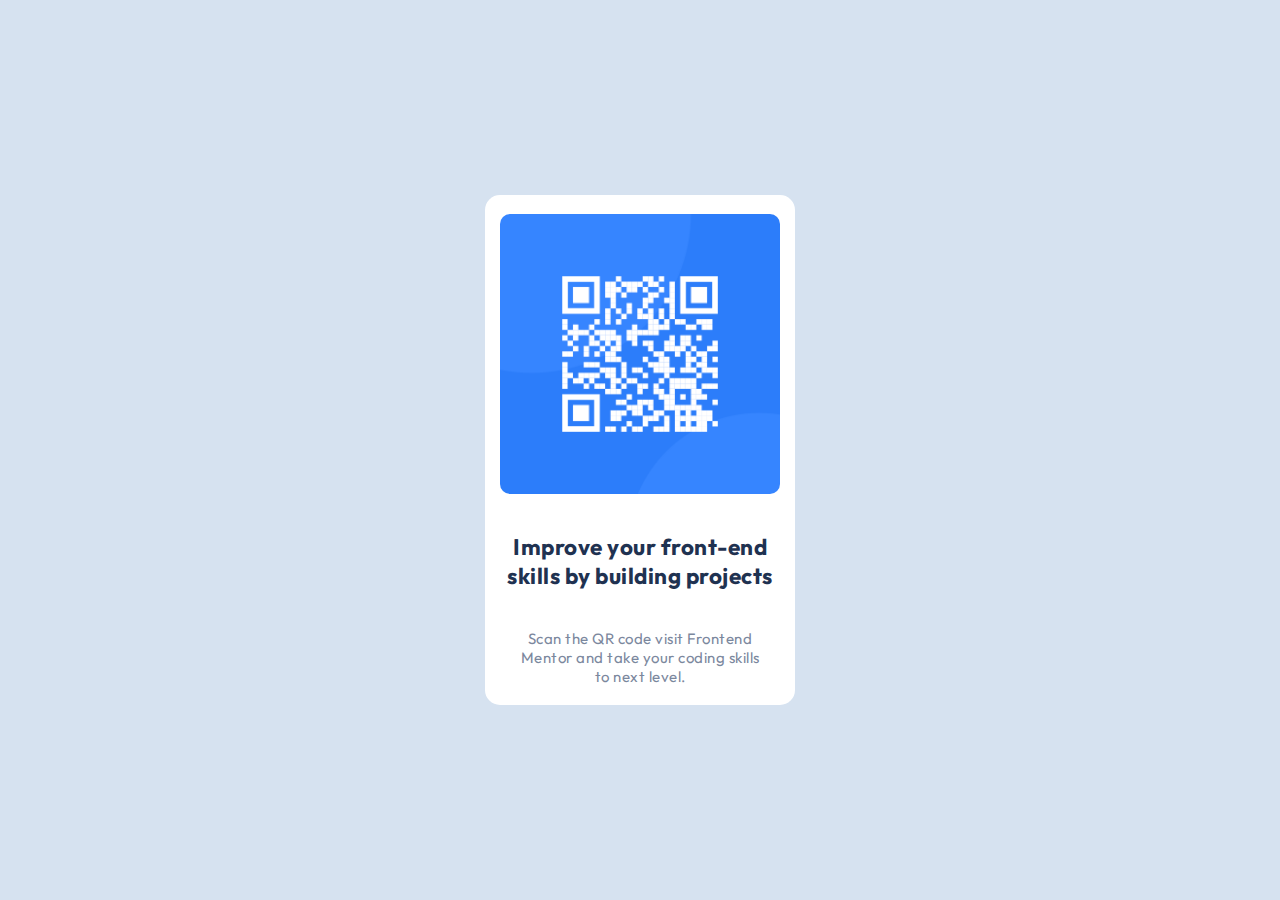
<file: frontend-mentor-challenge-1/index.html>
<!DOCTYPE html>
<html lang="en">
<head>
    <link rel="stylesheet" href="index.css">
    <meta charset="UTF-8">
    <meta http-equiv="X-UA-Compatible" content="IE=edge">
    <meta name="viewport" content="width=device-width, initial-scale=1.0">
    <title>Document</title>
    <link rel="preconnect" href="https://fonts.googleapis.com">
<link rel="preconnect" href="https://fonts.gstatic.com" crossorigin>
<link href="https://fonts.googleapis.com/css2?family=Outfit:wght@500;700&display=swap" rel="stylesheet">

</head>
<body>
    <div class="main-div">
        <div class="qr-box">
            <img src="./Images/image-qr-code.png" class="qr-img">
            <h2>Improve your front-end skills by building projects</h2>
            <p>Scan the QR code visit Frontend Mentor and take your coding skills to next level.</p>
        </div>
    </div>
</body>
</html>
</file>
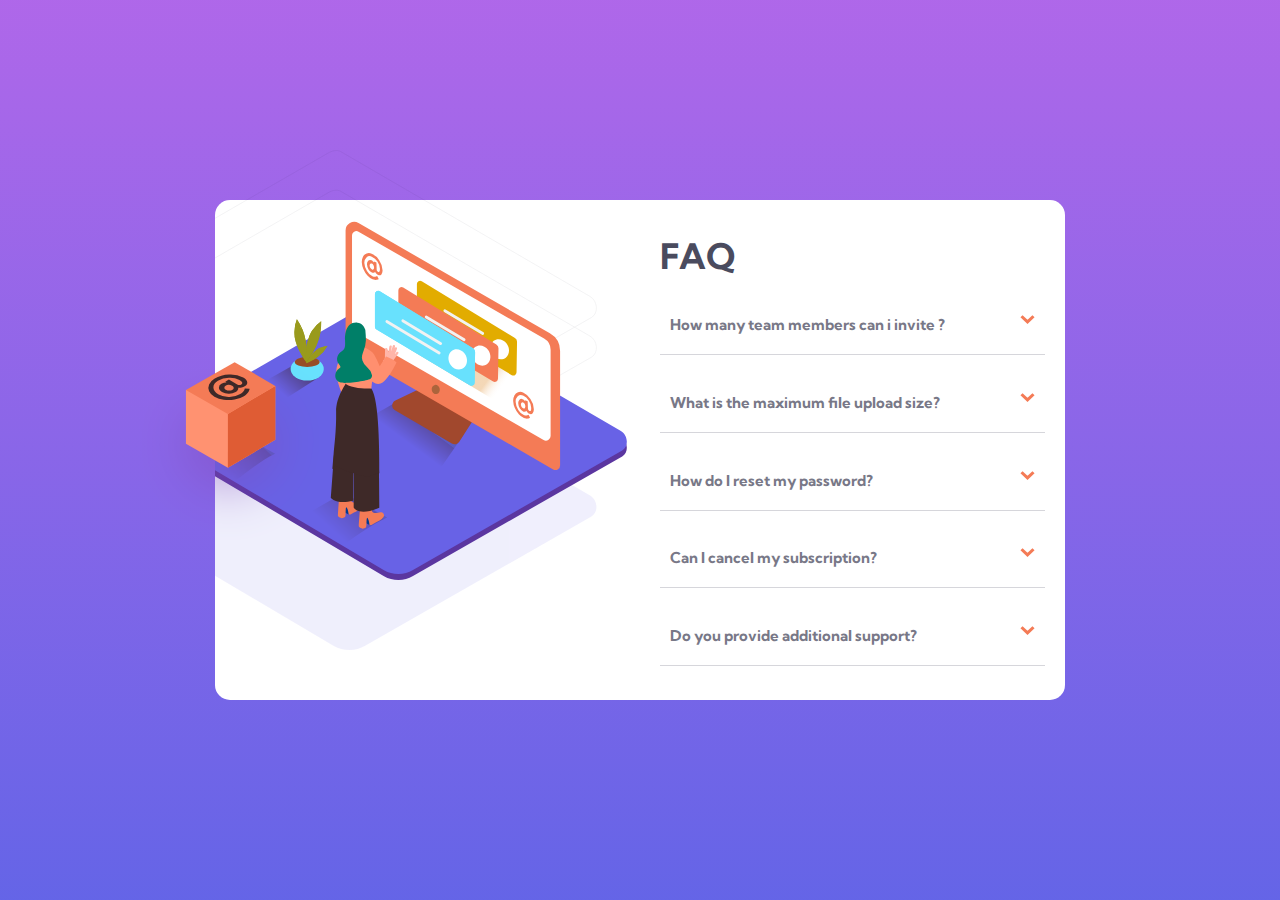
<file: frontend-mentor-challenge-10/index.html>
<!DOCTYPE html>
<html lang="en">
<head>
    <link rel="stylesheet" href="style.css">
    <meta charset="UTF-8">
    <meta http-equiv="X-UA-Compatible" content="IE=edge">
    <meta name="viewport" content="width=device-width, initial-scale=1.0">
    <title>Document</title>
    <!--font imports -->
    <link rel="preconnect" href="https://fonts.googleapis.com">
<link rel="preconnect" href="https://fonts.gstatic.com" crossorigin>
<link href="https://fonts.googleapis.com/css2?family=Kumbh+Sans:wght@400;700&display=swap" rel="stylesheet">
</head>
<body>
    <div class="main-container">
<div class="card">
    <div class="img-section">
        <img src="images/illustration-woman-online-desktop.svg" class="woman-img" alt="woman-img">
    </div>
    <img src="images/illustration-box-desktop.svg" alt="box-img" class="box-img">
    <div class="faq">
        <h1>FAQ</h1>
        <div class="question">
            <div class="try">
            <p class="questionn">How many team members can i invite ? </p> <img src="images/icon-arrow-down.svg" class="arrow-img" alt="arrow-img"></img></div>
            <p class="answer">You can invite up to 2 additional users on the Free plan. There is no limit on 
                team members for the Premium plan.</p>
        </div>
        <div class="question">
            <div class="try">
            <p class="questionn">What is the maximum file upload size?      </p><img src="images/icon-arrow-down.svg" class="arrow-img" alt="arrow-img"></img></div>
            <p class="answer"> No more than 2GB. All files in your account must fit your allotted storage space.</p>
        </div>
        <div class="question">
            <div class="try">
            <p class="questionn">How do I reset my password? </p><img src="images/icon-arrow-down.svg" class="arrow-img" alt="arrow-img"></img></div>
            <p class="answer"> Click “Forgot password” from the login page or “Change password” from your profile page.
                A reset link will be emailed to you.</p>
        </div>
        <div class="question">  
            <div class="try">
            <p class="questionn"> Can I cancel my subscription?</p><img src="images/icon-arrow-down.svg" class="arrow-img" alt="arrow-img"></img> </div>
            <p class="answer">Yes! Send us a message and we’ll process your request no questions asked.</p>
        </div>
        <div class="question">
            <div class="try">
            <p class="questionn">Do you provide additional support? </p><img src="images/icon-arrow-down.svg" class="arrow-img" alt="arrow-img"></img></div>
            <p class="answer">Chat and email support is available 24/7. Phone lines are open during normal business hours.</p>
    </div>
</div>
    </div>
    <script src="index.js"></script>
</body>
</html>
</file>
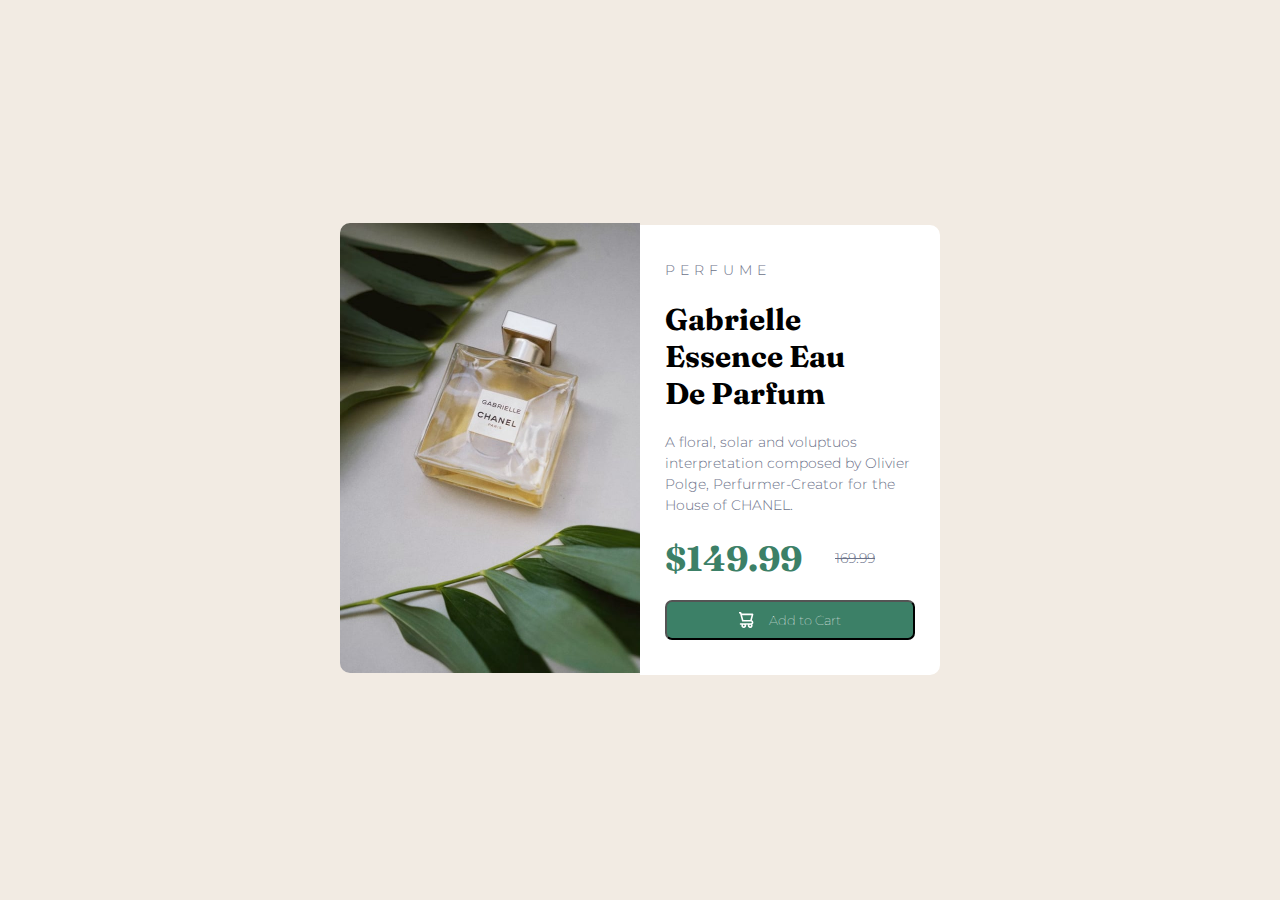
<file: frontend-mentor-challenge-3/index.html>
<!DOCTYPE html>
<html lang="en">
  <head>
    <link rel="stylesheet" href="index.css" />
    <meta charset="UTF-8" />
    <meta http-equiv="X-UA-Compatible" content="IE=edge" />
    <meta name="viewport" content="width=device-width, initial-scale=1.0" />
    <title>Document</title>
    <link rel="preconnect" href="https://fonts.googleapis.com" />
    <link rel="preconnect" href="https://fonts.gstatic.com" crossorigin />
    <link
      href="https://fonts.googleapis.com/css2?family=Fraunces:wght@700&family=Montserrat:ital,wght@0,700;1,500&display=swap"
      rel="stylesheet"
    />
  </head>
  <body>
    <main class="main">
      <section class="image-card">
        <img src="./images/image-product-desktop.jpg" />
      </section>
      <section class="text-card">
        <p class="perfume">PERFUME</p>
        <h1>Gabrielle Essence Eau De Parfum</h1>
        <p class="long-text">
          A floral, solar and voluptuos interpretation composed by Olivier
          Polge, Perfurmer-Creator for the House of CHANEL.
        </p>
        <h3 class="price-text">
          $149.99
          <p class="price-line">169.99</p>
        </h3>
        <button class="card-btn">
          <img src="./images/icon-cart.svg" class="card-icon" /> Add to Cart
        </button>
      </section>
    </main>
  </body>
</html>
</file>
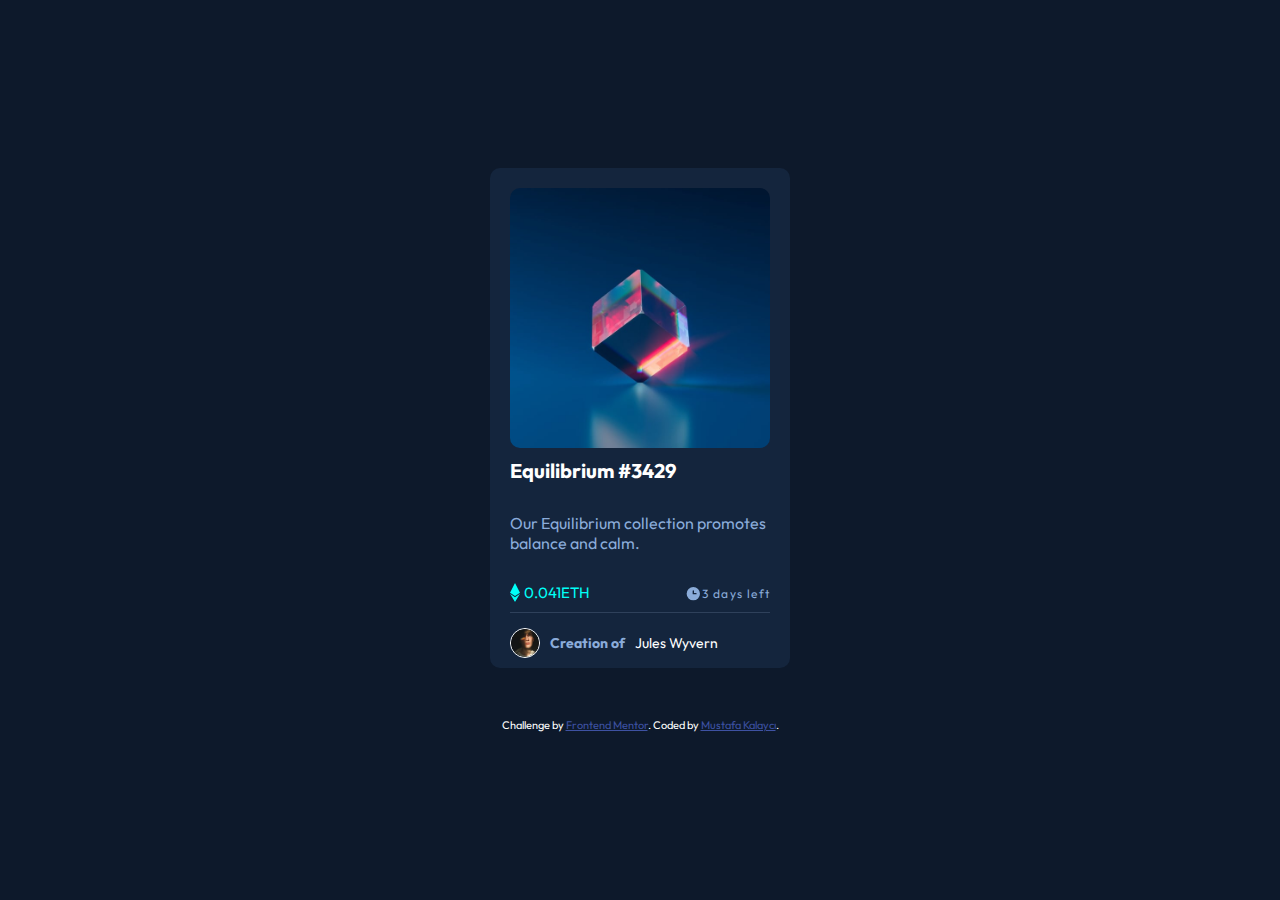
<file: frontend-mentor-challenge-4/index.html>
<!DOCTYPE html>
<html lang="en">
<head>
    <link rel="stylesheet" href="index.css">
    <meta charset="UTF-8">
    <meta http-equiv="X-UA-Compatible" content="IE=edge">
    <meta name="viewport" content="width=device-width, initial-scale=1.0">
    <title>Document</title>
    <link rel="icon" type="image/png" sizes="32x32" href="./images/favicon-32x32.png">
    <link rel="preconnect" href="https://fonts.googleapis.com">
<link rel="preconnect" href="https://fonts.gstatic.com" crossorigin>
<link href="https://fonts.googleapis.com/css2?family=Outfit:wght@300;400;600&display=swap" rel="stylesheet">
</head>
<body>
    <main class="main">
        <section class="card">
            <img src="images/image-equilibrium.jpg">
            <h4 class="title-text">Equilibrium #3429</h4>
            <p class="long-text">Our Equilibrium collection promotes balance and calm.</p>
<section class="days-fit">
    <img src="images/icon-ethereum.svg" class="ethereum-icon"> <p class="eth-text">  0.041ETH  </p> <p class="time-left"><img src="images/icon-clock.svg" class="clock-icon">    3 days left</p>  

</section>
<section class="profile">
        <img src="images/image-avatar.png" style="width:30px;border:1px solid white;border-radius:20px;">
        <h4 class="creator-text">         Creation of   </h4> <p class="name">   Jules Wyvern</p>
</section>
        </section>
        <div class="attribution">
            Challenge by <a href="https://www.frontendmentor.io?ref=challenge" target="_blank">Frontend Mentor</a>. 
            Coded by <a href="#">Mustafa Kalaycı</a>.
          </div>
    </main>
    
</body>
</html>
</file>
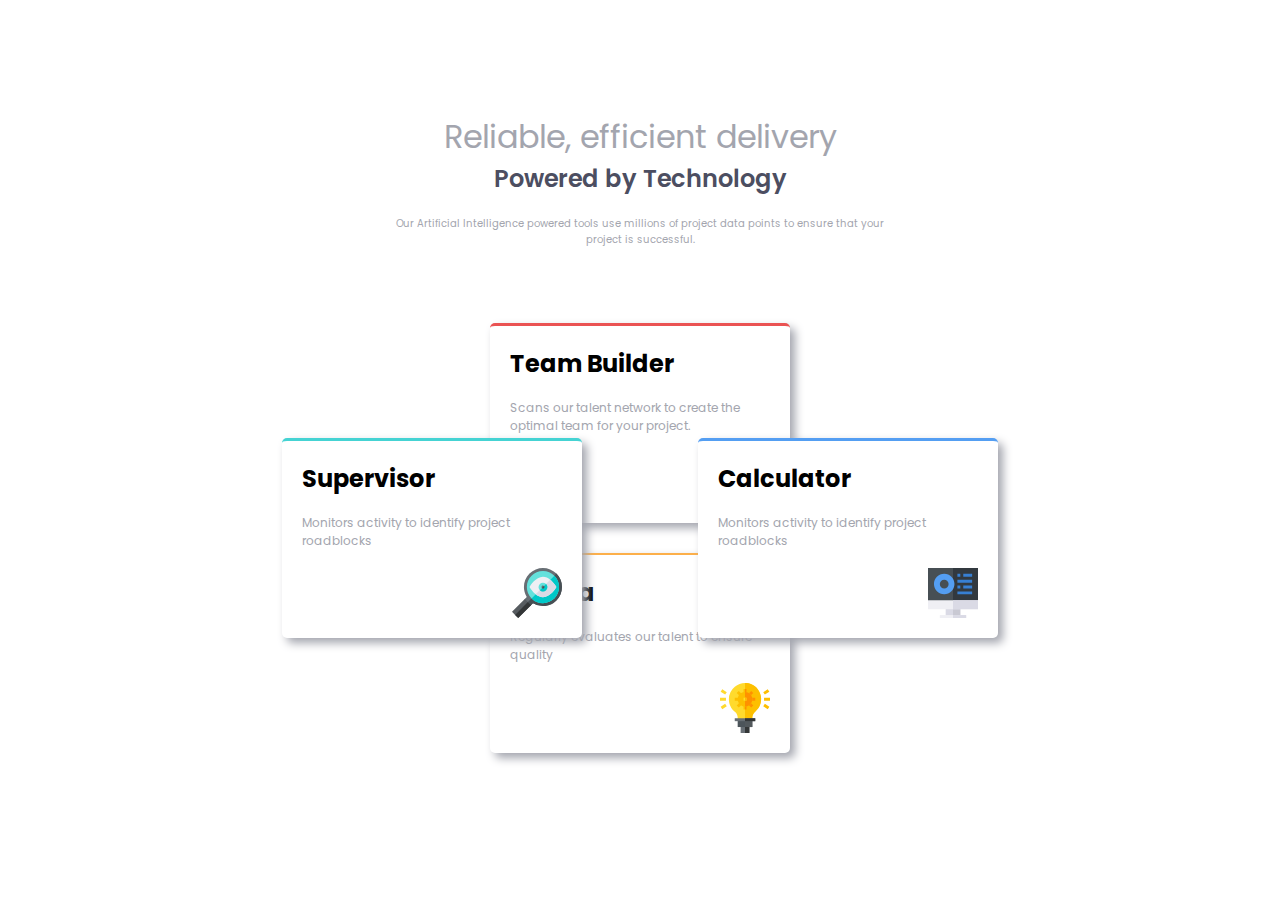
<file: frontend-mentor-challenge-5/index.html>
<!DOCTYPE html>
<html lang="en">
  <head>
    <meta charset="UTF-8" />
    <link rel="stylesheet" href="index.css" />
    <meta http-equiv="X-UA-Compatible" content="IE=edge" />
    <meta name="viewport" content="width=device-width, initial-scale=1.0" />
    <title>Document</title>
    <link rel="preconnect" href="https://fonts.googleapis.com" />
    <link rel="preconnect" href="https://fonts.gstatic.com" crossorigin />
    <link
      href="https://fonts.googleapis.com/css2?family=Poppins:wght@200;400;600&display=swap"
      rel="stylesheet"
    />
  </head>

  <body>
    <main class="main">
        <section class="main-texts">
            <h1>Reliable, efficient delivery</h1>
            <h2>Powered by Technology</h2>
            <p>
              Our Artificial Intelligence powered tools use millions of project data
              points to ensure that your project is successful.
            </p>
        </section>
        <div class="main-box">
      <div class="box" role="main">
      <section class="team-builder-section">
        <h1>Team Builder</h1>
        <p>
          Scans our talent network to create the optimal team for your project.
        </p>
        <img src="images/icon-team-builder.svg" alt="builder-icon" class="team-builder-icon" />
      </section>
    </div>
    <div class="box">
      <section class="icon-karma-section">
        <h1>Karma</h1>
        <p>Regularly evaluates our talent to ensure quality</p>
        <img src="images/icon-karma.svg" alt="karma-icon" class="karma-icon" />
      </section>
    </div>
    <div class="box-row">
      <section class="supervisor-section">
        <h1>Supervisor</h1>
        <p>
          Monitors activity to identify project roadblocks
        </p>
        <img src="images/icon-supervisor.svg" alt="supervisor-icon" class="supervisor-icon" />
      </section>
      <section class="calculator-section">
        <h1>Calculator</h1>
        <p>
          Monitors activity to identify project roadblocks
        </p>
        <img src="images/icon-calculator.svg" alt="calculator-icon" class="calculator-icon" />
      </section>
    </div>
  </div>
    
    </main>
   
  </body>
</html>
</file>
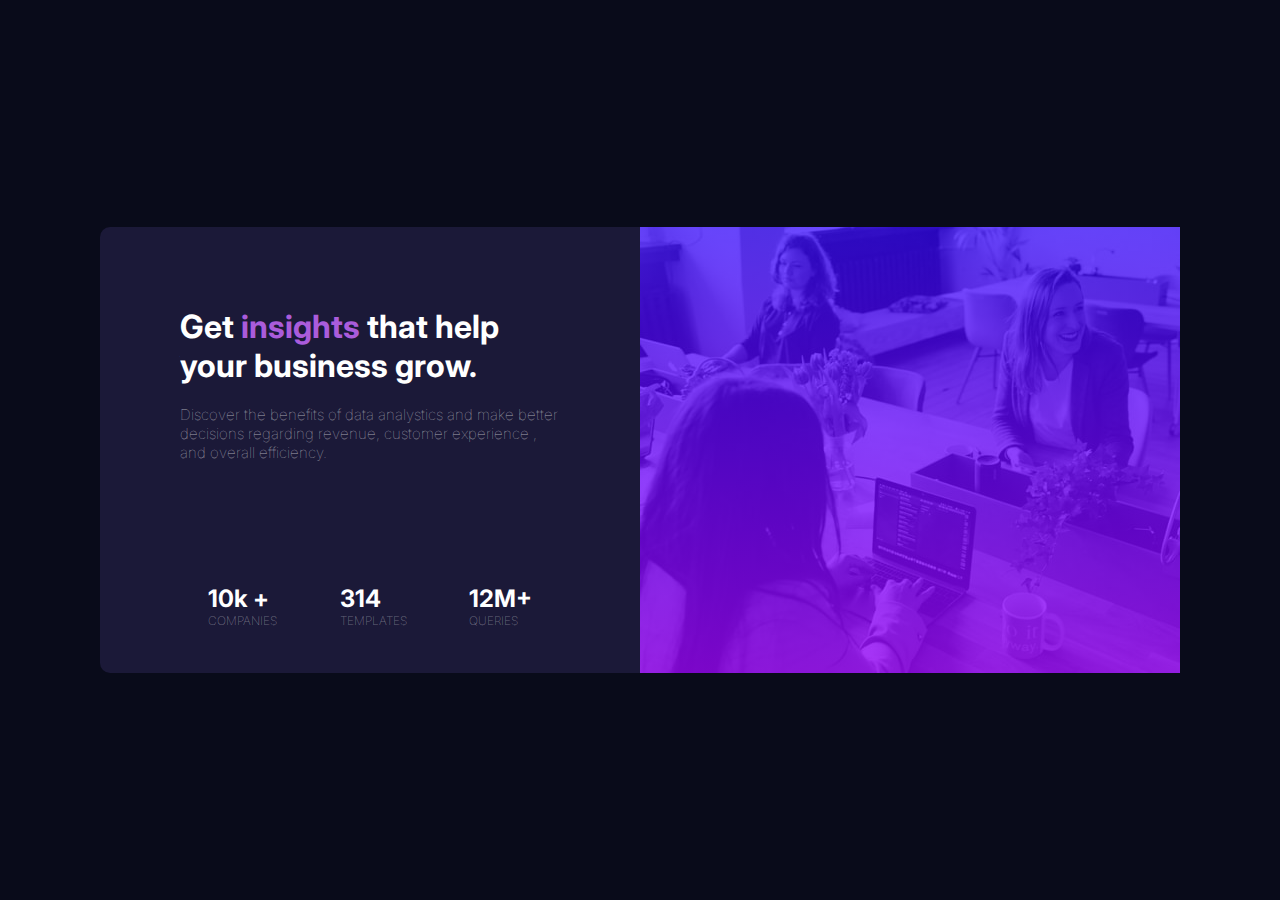
<file: frontend-mentor-challenge-6/index.html>
<!DOCTYPE html>
<html lang="en">
<head>
    <!-- css import  -->
    <link rel="stylesheet" href="index.css">
    <meta charset="UTF-8">
    <meta http-equiv="X-UA-Compatible" content="IE=edge">
    <meta name="viewport" content="width=device-width, initial-scale=1.0">
    <title>Document</title>
    <link rel="icon" type="favicon" href="./images/favicon-32x32.png">
    <!-- font imports  -->
    <link rel="preconnect" href="https://fonts.googleapis.com">
<link rel="preconnect" href="https://fonts.gstatic.com" crossorigin>
<link href="https://fonts.googleapis.com/css2?family=Inter:wght@400;700&family=Lexend+Deca&display=swap" rel="stylesheet">


</head>
<body>
    <div class="main-container" role=""> 
        <div class="container">
            <div class="texts">
                <h1>Get <span class="insight-text">insights</span> that help your business grow.</h1>
                <p>Discover the benefits of data analystics and make better decisions regarding revenue, customer experience , and overall efficiency.</p>
            </div>
            <div class="boxes">
            <div class="stat-1">
                <h2>10k + </h2>
                <h4>COMPANIES</h4>
            </div>
            <div class="stat-2">
                <h2>314</h2>
                <h4>TEMPLATES</h4>
            </div>
            <div class="stat-3">
                <h2>12M+</h2>
                <h4>QUERIES</h4>
            </div>
        </div>
       
        
    </div>
    <div class="image-container">
        
    </div>
    </div>
    
</body>
</html>
</file>
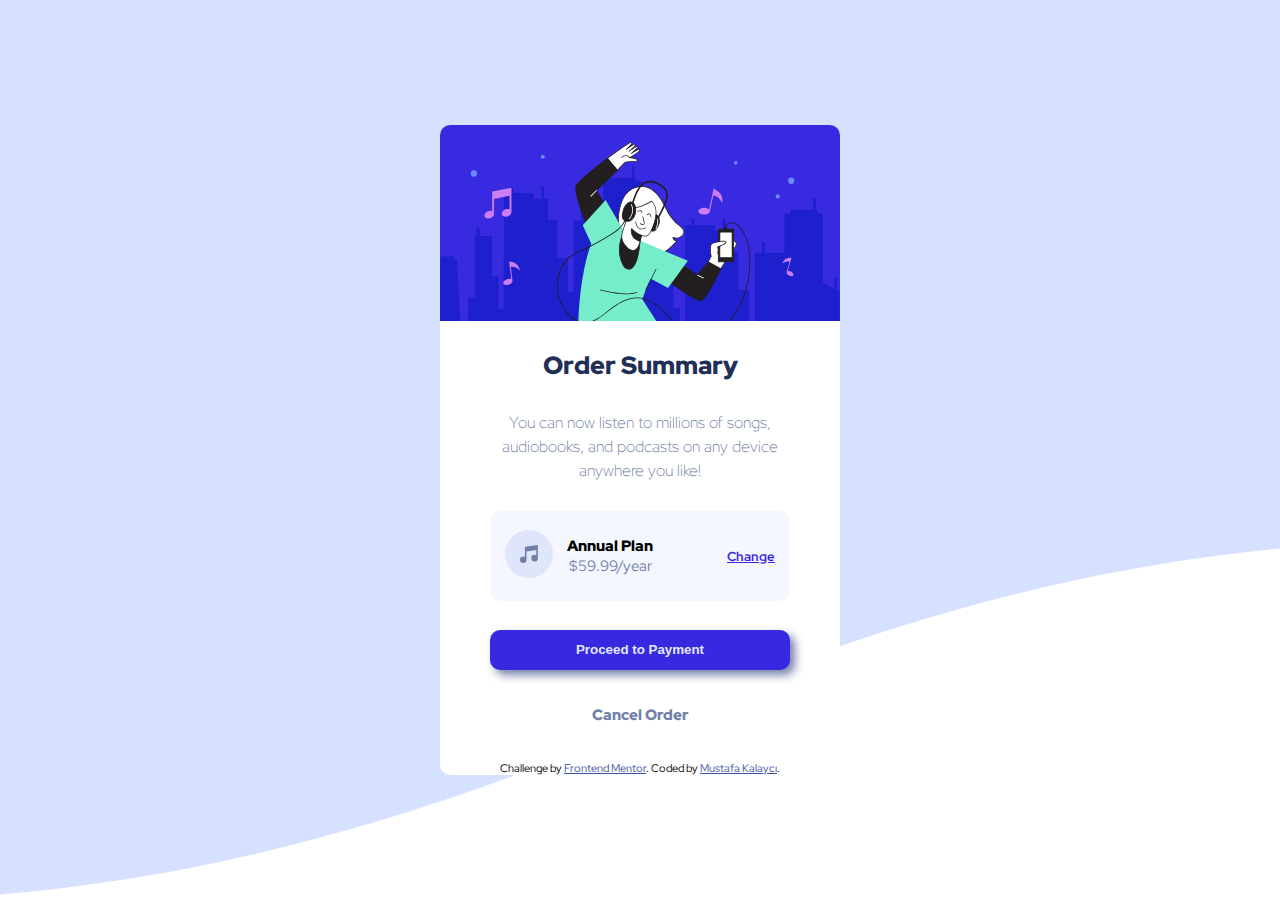
<file: frontend-mentor-challenge-7/index.html>
<!DOCTYPE html>
<html lang="en">
  <head>
    <meta charset="UTF-8" />
    <meta name="viewport" content="width=device-width, initial-scale=1.0" />
    <!-- displays site properly based on user's device -->
    <link rel="stylesheet" href="index.css" />
    <link
      rel="icon"
      type="image/png"
      sizes="32x32"
      href="./images/favicon-32x32.png"
    />

    <title>Frontend Mentor | Order summary card</title>

    <!--Font imports  -->
    <link rel="preconnect" href="https://fonts.googleapis.com" />
    <link rel="preconnect" href="https://fonts.gstatic.com" crossorigin />
    <link
      href="https://fonts.googleapis.com/css2?family=Red+Hat+Display:wght@500;700;900&display=swap"
      rel="stylesheet"
    />
  </head>
  <body>
    <main>
      <section class="card">
        <img src="images/illustration-hero.svg" />
        <h1>Order Summary</h1>

        <p class="long-text">
          You can now listen to millions of songs, audiobooks, and podcasts on
          any device anywhere you like!
        </p>
        <div class="price-card">
          <div class="music-icon">
          <img src="images/icon-music.svg"  class="icon-music"/></div>
          <div class="row">
            <p class="plan-text">Annual Plan</p>
            <p class="price-text">$59.99/year</p>
          </div>
          <a href="#" class="change-text">Change</a>
        </div>
        <button class="order-btn">Proceed to Payment</button>
        <button class="cancel-btn"><a href="#">Cancel Order</a></button>
        <div class="attribution">
          Challenge by
          <a href="https://www.frontendmentor.io?ref=challenge" target="_blank"
            >Frontend Mentor</a
          >. Coded by <a href="#">Mustafa Kalaycı</a>.
        </div>
      </section>
    </main>
  </body>
</html>
</file>
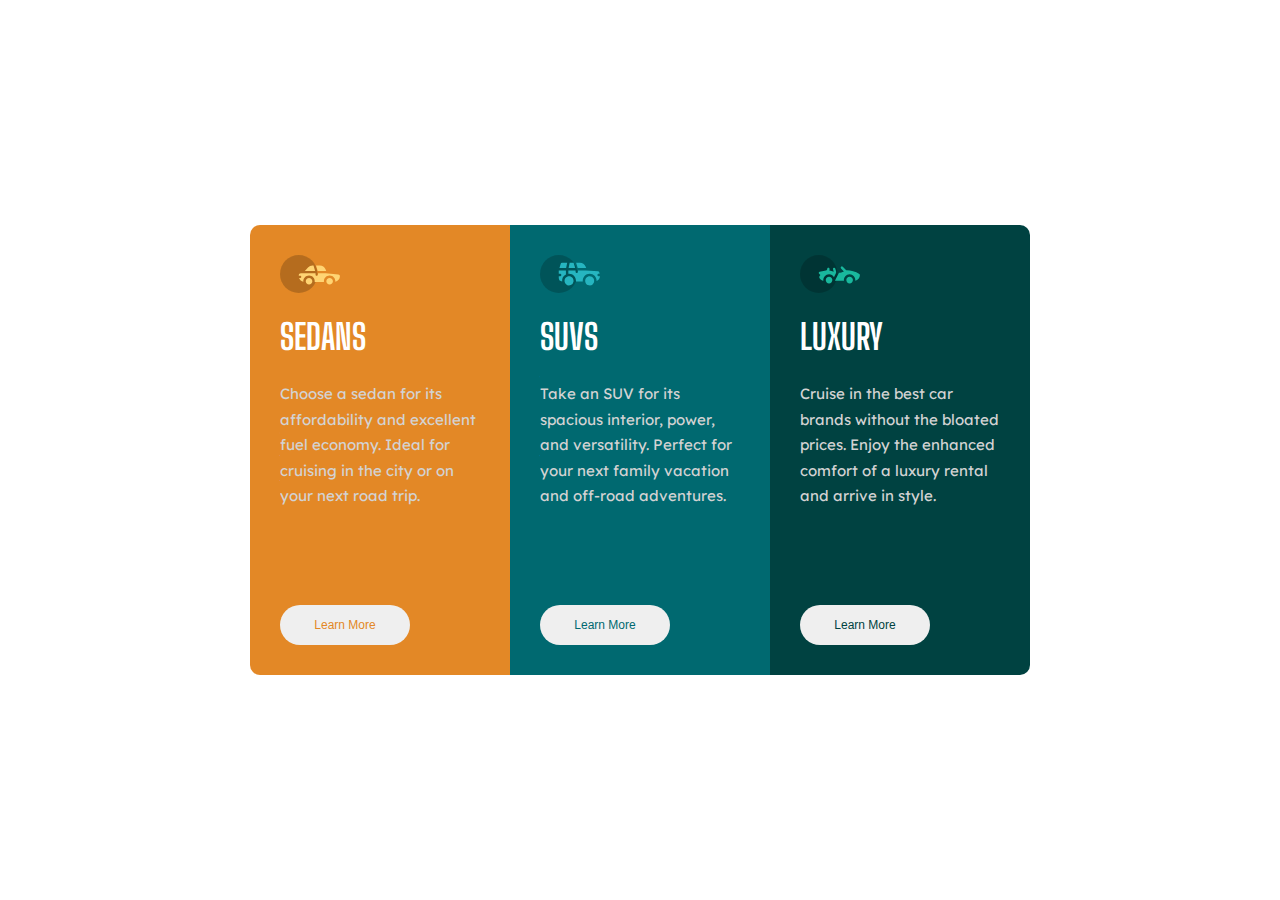
<file: frontend-mentor-challenge-8/index.html>
<!DOCTYPE html>
<html lang="en">
  <head>
    <link rel="stylesheet" href="index.css" />
    <meta charset="UTF-8" />
    <meta http-equiv="X-UA-Compatible" content="IE=edge" />
    <meta name="viewport" content="width=device-width, initial-scale=1.0" />
    <title>Document</title>
    <!-- font imports -->
    <link rel="preconnect" href="https://fonts.googleapis.com">
<link rel="preconnect" href="https://fonts.gstatic.com" crossorigin>
<link href="https://fonts.googleapis.com/css2?family=Big+Shoulders+Display:wght@700&family=Lexend+Deca&display=swap" rel="stylesheet">
  </head>
  <body>
    <main>
      <section class="main-container">
        <section class="col-1">
            <img src="images/icon-sedans.svg" alt="sedan-icon">
          <h1>SEDANS</h1>
          <p >Choose a sedan for its affordability and excellent fuel economy. Ideal
          for cruising in the city or on your next road trip.</p>
          <button class="sedan-btn">Learn More</button>

        </section>
        <section class="col-2">
            <img src="images/icon-suvs.svg" alt="suv-icon">
          <h1>SUVS</h1>
          <p >Take an SUV for its spacious interior, power, and versatility. Perfect
            for your next family vacation and off-road adventures.</p>
          
          <button class="suv-btn">Learn More</button>

        </section>
        <section class="col-3">
            <img src="images/icon-luxury.svg" alt="lux-icon">
          <h1>LUXURY</h1>
          <p >Cruise in the best car brands without the bloated prices. Enjoy the
          enhanced comfort of a luxury rental and arrive in style.</p>
          <button class="lux-btn">Learn More</button>
        </section>
      </section>
    </main>
  </body>
</html>
</file>
<file: frontend-mentor-challenge-1/index.css>
* {
  margin: 0;
  padding: 0;
  box-sizing: border-box;
}

body {
  font-family: Outfit;
}

.main-div {
  display: flex;
  justify-content: center;
  align-items: center;
  height: 100vh;
  background-color: hsl(212, 45%, 89%);
}

.qr-box {
  display: flex;
  flex-direction: column;
  align-items: center;
  text-align: center;
  width: 310px;
  height: 510px;
  background-color: hsl(0, 0%, 100%);
  border-radius: 15px;
  align-content: center;
  font-size: 15px;
  justify-content: space-around;
  letter-spacing: 0.5px;
}

.qr-img {
  width: 280px;
  border-radius: 10px;
}

.qr-box h2 {
  color: hsl(218, 44%, 22%);
  font-weight: 700;
  width: 300px;
}
.qr-box p {
  width: 250px;
  color: hsl(220, 15%, 55%);
  font-weight: 400;
}
</file>
<file: frontend-mentor-challenge-10/style.css>
* {
  padding: 0;
  margin: 0;
  box-sizing: border-box;
}
body {
  font-family: "Kumbh Sans", sans-serif;
}

.main-container {
  font-family: "Kumbh Sans", sans-serif;

  display: flex;
  justify-content: center;
  height: 100vh;
  align-items: center;
  background-image: linear-gradient(
    to bottom,
    hsl(273, 75%, 66%),
    hsl(240, 73%, 65%)
  );
}

.card {
  font-size: 15px;
  display: flex;
  background-color: white;
  border-radius: 15px;
  width: 850px;
  height: 500px;
  position: relative;
}
.faq {
  display: flex;
  flex-direction: column;
  width: 50%;
  padding: 20px;
}
.img-section {
  display: flex;
  position: relative;
  align-items: center;
  width: 50%;
  background-image: url(images/bg-pattern-desktop.svg);
  background-size: cover;
  background-repeat: no-repeat;
  overflow: hidden;
  background-position: 150%;
  bottom: 50px;
}

.woman-img {
  position: relative;
  right: 60px;
}

.box-img {
  position: absolute;
  z-index: 5;
  top: 160px;
  left: -80px;
}

.answer {
  overflow: hidden;
  max-height: 0;
  transition: max-height 0.5s ease;
  margin-top: 10px;
  padding: 0px 10px;
  color: hsl(240, 6%, 50%);

  font-weight: 700;
}

.faq {
  display: flex;
  height: 100%;
  justify-content: space-around;
  flex-direction: column;
}
p:hover {
  color: hsl(14, 88%, 65%);
  transition: all 0.3s ease;
}
h1 {
  font-weight: 700;
  font-size: 35px;
  color: hsl(237, 12%, 33%);
}
.question:hover {
  color: orange;
}
.question {
  cursor: pointer;
  padding: 10px;
  border-bottom: 1px solid hsla(240, 6%, 50%, 0.3);
}

.question.active .answer {
  max-height: 300px;
  color: hsl(240, 6%, 50%);
  font-weight: 700;
}
.try {
  /*   padding: 10px;
   */
  display: flex;
  justify-content: space-between;
}
.arrow-img {
  width: 15px;
  height: 10px;
  transition: all 0.3s ease;
}

.question.active p:nth-child(1) {
  font-weight: 700;

  color: black;
}
.question.active img {
  transform: rotate(180deg);
  transition: all 0.25 ease;
}

.questionn {
  color: hsl(240, 6%, 50%);
  font-weight: 700;
}
</file>
<file: frontend-mentor-challenge-3/index.css>
* {
  padding: 0;
  margin: 0;
  box-sizing: border-box;
}

body {
  background-color: hsl(30, 38%, 92%);
}

.main {
  display: flex;
  justify-content: center;
  align-items: center;
  flex-direction: row;
  height: 100vh;
}

.image-card {
  width: 300px;
  border-radius: 10px;
}

.image-card img {
  border-top-left-radius: 10px;
  border-bottom-left-radius: 10px;
  width: 100%;
  object-fit: cover;
}

.card {
  background-color: hsl(0, 0%, 100%);
  display: flex;
  flex-direction: row;
  align-items: center;
  width: 600px;
  height: 450px;
  border-top-left-radius: 10px;
  border-bottom-left-radius: 10px;
}

.texts {
  display: flex;
  flex-direction: column;
  justify-content: center;
  align-items: center;
}

.text-card {
  padding: 25px;
  border-top-right-radius: 10px;
  border-bottom-right-radius: 10px;
  height: 450px;
  width: 300px;
  background-color: white;
  display: flex;
  flex-direction: column;
  justify-content: space-around;
}
.perfume {
  letter-spacing: 5px;
}
.card-btn {
  display: flex;

  justify-content: center;
  align-items: center;

  align-items: center;
}

.text-card h1 {
  width: 200px;
  font-family: "Fraunces", serif;
  font-weight: 700;
  font-size: 30px;
}
/* font-family: "Fraunces", serif; */
/* font-family: "Montserrat", sans-serif; */

.text-card p {
  color: hsl(228, 12%, 48%);
  font-family: "Montserrat", sans-serif;
  font-weight: 300;
  line-height: 1.5;
  /* font-family: "Fraunces", serif; */
  font-size: 14px;
}
.card-icon {
  margin-right: 15px;
  font-size: 14px;
}

.text-card button {
  background-color: hsl(158, 36%, 37%);
  color: white;
  padding: 10px 25px;
  border-radius: 7px;
  font-family: "Montserrat", sans-serif;
  font-weight: lighter;
}

.price-line {
  width: 50px;
  margin-left: 170px;
  text-decoration: line-through;
  position: absolute;
  font-weight: lighter;
}

.price-text {
  align-items: center;

  color: hsl(158, 36%, 37%);
  font-size: 35px;
  display: flex;

  font-family: "Fraunces", serif;
}
</file>
<file: frontend-mentor-challenge-4/index.css>
* {
  box-sizing: border-box;
  padding: 0;
  margin: 0;
}
body {
  background-color: hsl(217, 54%, 11%);
  font-family: "Outfit", sans-serif;
}

.main {
  display: flex;
  justify-content: center;
  height: 100vh;
  align-items: center;
  flex-direction: column;
}
.card {
  border-radius: 10px;
  justify-content: space-between;

  padding: 20px;
  width: 300px;
  height: 500px;
  display: flex;
  flex-direction: column;
  background-color: hsl(216, 50%, 16%);
}

.class-icon,
.ethereum-icon {
  width: 10px;
}

img {
  border-radius: 10px;
  padding: 0;
  margin: 0;
}

.title-text {
  color: white;
  padding: 10px 0px;
  font-size: 20px;
}

p {
  color: hsl(215, 51%, 70%);
}
.long-text {
  padding: 20px 0px;
}

.attribution {
  font-size: 11px;
  color: white;
  text-align: center;
  margin-top: 50px;
}
.attribution a {
  color: hsl(228, 45%, 44%);
}

.profile {
  align-items: center;
  font-size: 14px;
  display: flex;
  justify-content: flex-start;
  padding: 15px 0px;
  border-top: 1px solid hsl(215, 32%, 27%);
}
.creator-text {
  color: hsl(215, 51%, 70%);
  margin-left: 10px;
}

.name {
  margin-left: 10px;
  color: white;
}

.time-left {
  width: fit-content;
  display: flex;
  align-self: flex-end;
  font-size: 12px;
  letter-spacing: 1.2px;

  align-items: center;
}

.eth-text {
  font-size: 15px;
  margin-left: -90px;
  display: flex;
  width: fit-content;

  color: hsl(178, 100%, 50%);
}

.days-fit {
  padding: 10px 0px;
  display: flex;
  justify-content: space-between;
}
</file>
<file: frontend-mentor-challenge-5/index.css>
* {
  padding: 0;
  margin: 0;
  box-sizing: border-box;
}

body {
  background-color: white;
  font-family: "Poppins", serif;
}

.main {
  display: flex;
  align-items: center;
  justify-content: center;
  flex-direction: column;
  height: 100vh;
}

.icon-karma-section {
  box-shadow: 5px 5px 10px hsl(229, 6%, 66%);
  font-size: 12px;
  display: flex;
  flex-direction: column;
  justify-content: space-between;
  border-radius: 5px;
  border-top: 2px solid hsl(34, 97%, 64%);
  width: 300px;
  padding: 20px;
  background-color: white;
  height: 200px;
}

.team-builder-section {
  box-shadow: 5px 5px 10px hsl(229, 6%, 66%);
  font-size: 12px;
  display: flex;
  flex-direction: column;
  justify-content: space-between;
  border-radius: 5px;
  border-top: 3px solid hsl(0, 78%, 62%);
  width: 300px;
  padding: 20px;
  background-color: white;
  height: 200px;
  margin-bottom: 50px;
}
.main-texts h1 {
  font-weight: 400;
  color: hsl(229, 6%, 66%);
}
.main-texts h2 {
  font-weight: 600;
  color: hsl(234, 12%, 34%);
}
.main-texts p {
  width: 550px;
  align-items: center;
  color: hsl(229, 6%, 66%);
  font-weight: 400;
  font-size: 10px;
  padding: 20px;
}

section p {
  font-weight: 400;
  color: hsl(229, 6%, 66%);
}

.main-texts {
  margin: 10px;
  display: flex;
  flex-direction: column;
  text-align: center;
  align-items: center;
  width: 500px;
}

.karma-icon {
  width: 50px;
  align-self: self-end;
}

.team-builder-icon {
  width: 50px;
  align-self: self-end;
}

.supervisor-icon {
  width: 50px;
  align-self: self-end;
}
.calculator-icon {
  width: 50px;
  align-self: self-end;
}

.supervisor-section {
  box-shadow: 5px 5px 10px hsl(229, 6%, 66%);
  font-size: 12px;
  display: flex;
  flex-direction: column;
  justify-content: space-between;
  border-radius: 5px;
  border-top: 3px solid hsl(180, 62%, 55%);
  width: 300px;
  padding: 20px;
  background-color: white;
  height: 200px;
}
.calculator-section {
  box-shadow: 5px 5px 10px hsl(229, 6%, 66%);
  font-size: 12px;
  display: flex;
  flex-direction: column;
  justify-content: space-between;
  border-radius: 5px;
  border-top: 3px solid hsl(212, 86%, 64%);
  width: 300px;
  padding: 20px;

  background-color: white;
  height: 200px;
}

.box {
  position: relative;
  margin: 15px;
  width: 300px;
  height: 200px;
  border-radius: 5px;
  box-shadow: 0 0 8px var(--Grayish-Blue);
  font-size: 0.8em;
}
.main-box {
  margin: 30px 0;
  font-size: 15px;
  display: flex;
  align-items: center;
  justify-content: center;
  flex-direction: column;
  flex-wrap: wrap;
}

.box-row {
  flex-wrap: wrap;
  display: flex;
  flex-direction: row;
  align-items: center;
  width: 65%;
  position: absolute;
  justify-content: space-around;
}
</file>
<file: frontend-mentor-challenge-6/index.css>
* {
  padding: 0;
  margin: 0;
  box-sizing: border-box;
}

.main-container {
  background-color: hsl(233, 47%, 7%);
  display: flex;
  height: 100vh;
  flex-direction: row;
  justify-content: center;
  align-items: center;
}
.container {
  display: flex;
  background-color: hsl(244, 38%, 16%);
  width: 540px;
  height: 446px;
  justify-content: space-between;
  align-items: center;
  flex-direction: column;
  padding: 45px;
  border-top-left-radius: 10px;
  border-bottom-left-radius: 10px;
}

.texts {
  padding: 35px;
  display: flex;
  flex-direction: column;
  align-items: center;
  justify-content: space-between;
  font-family: "Inter", sans-serif;
}

.boxes {
  justify-content: space-evenly;
  width: 100%;
  display: flex;
  font-weight: 400;
  color: hsla(0, 0%, 100%, 1);
  font-family: "Inter", sans-serif;
}

.insight-text {
  color: hsl(277, 64%, 61%);
}
h4 {
  color: hsla(0, 0%, 100%, 0.6);
  font-size: 12px;
  font-weight: lighter;
}
.texts h1 {
  color: hsl(0, 0%, 100%);
}
.texts p {
  color: hsla(0, 0%, 100%, 0.6);
  padding: 20px 0px;
  font-size: 15px;
  font-weight: lighter;
  font-family: "Inter", sans-serif;
}

.image-container {
  width: 540px;
  z-index: 2;
  height: 446px;
  background: linear-gradient(to bottom, #3204fdba, #9907facc),
    url(images/image-header-desktop.jpg) no-repeat top center;
}

.desktop-img {
  accent-color: hsl(277, 64%, 61%);
  border-top-right-radius: 10px;
  border-bottom-right-radius: 10px;
}
</file>
<file: frontend-mentor-challenge-7/index.css>
* {
  padding: 0;
  margin: 0;
  box-sizing: border-box;
}

.attribution {
  font-size: 11px;
  text-align: center;
}
.attribution a {
  color: hsl(228, 45%, 44%);
}

body {
  font-family: "Red Hat Display", sans-serif;
  background-image: url(images/pattern-background-desktop.svg);
  background-repeat: no-repeat;
  background-size: cover;
  background-position: center;
}
h1 {
  font-weight: 900;
  color: hsl(223, 47%, 23%);
  font-size: 25px;
}
main {
  display: flex;
  flex-direction: column;
  justify-content: center;
  align-items: center;
  height: 100vh;
}
.card img {
  border-top-left-radius: 10px;
  border-top-right-radius: 10px;
}
.card {
  text-align: center;
  border-radius: 10px;
  background-color: white;
  display: flex;
  justify-content: space-between;
  flex-direction: column;
  width: 400px;
  height: 650px;
}
.price-card {
  align-self: center;
  width: 300px;
  height: 90px;
  padding: 15px;
  text-align: center;
  border-radius: 10px;
  background-color: hsl(225, 100%, 98%);
  justify-content: space-between;
  display: flex;
  align-items: center;
}

.change-text {
  align-self: center;
  color: hsl(245, 75%, 52%);
  font-weight: 700;
  font-size: 13px;
}

.card-items {
  display: flex;
  align-items: center;
  justify-content: space-around;
}
.plan-text {
  font-weight: 900;
  font-size: 15px;
}
.price-text {
  color: hsl(224, 23%, 55%);
  font-size: 15px;
}
.row {
  height: 30px;
  width: 100px;
  margin-left: -60px;
  display: flex;
  flex-direction: column;
  justify-content: center;
  align-items: center;
}

.order-btn {
  box-shadow: 5px 5px 10px hsl(224, 23%, 55%);
  border: none;
  border-radius: 10px;
  align-self: center;
  width: 300px;
  height: 40px;
  background-color: hsl(245, 75%, 52%);
  padding: 7px 16px;
  color: hsl(225, 100%, 94%);
  font-weight: 700;
}

.cancel-btn {
  border: none;
  border-radius: 10px;
  align-self: center;
  width: 300px;
  padding: 7px 16px;
  color: white;
  background-color: white;
  text-decoration: none;
}
.card p:nth-child(0) {
  width: 300px;
  font-weight: 200;
  align-self: center;
  color: hsl(224, 23%, 55%);
}
.cancel-btn a {
  font-family: "Red Hat Display", sans-serif;
  text-decoration: none;
  color: hsl(224, 23%, 55%);
  font-size: 15px;
  font-weight: 900;
}
.long-text {
  width: 300px;
  font-weight: 200;
  align-self: center;
  color: hsl(224, 23%, 55%);
  line-height: 1.5em;
}
</file>
<file: frontend-mentor-challenge-8/index.css>
* {
  padding: 0;
  margin: 0;
  box-sizing: border-box;
}

main {
  display: flex;
  justify-content: center;
  align-items: center;
  height: 100vh;
}
h1 {
  color: white;
  font-weight: 700;
  font-size: 35px;
  font-family: "Big Shoulders Display", cursive;
}
p {
  color: white;
  font-family: "Lexend Deca", sans-serif;
}
img {
  width: 60px;
}
.main-container {
  display: flex;
  align-items: center;
  justify-content: center;
  flex-direction: row;
  width: 100%;
  height: 450px;
}
.col-1 {
  height: 100%;
  background-color: hsl(31, 77%, 52%);
  border-bottom-left-radius: 10px;
  border-top-left-radius: 10px;
  overflow: hidden;
}
.col-2 {
  overflow: hidden;

  background-color: hsl(184, 100%, 22%);
  height: 100%;
}
.col-3 {
  height: 100%;
  background-color: hsl(179, 100%, 13%);
  border-top-right-radius: 10px;
  border-bottom-right-radius: 10px;
  overflow: hidden;
}
.col-1 p {
  color: lightgray;
  height: 200px;
  width: 200px;
  font-size: 15px;
  line-height: 1.7em;
}
.col-2 p {
  color: lightgray;
  height: 200px;
  width: 200px;
  font-size: 15px;
  line-height: 1.7em;
}
.col-3 p {
  color: lightgray;
  height: 200px;
  width: 200px;
  font-size: 15px;
  line-height: 1.7em;
}
.col-1,
.col-2,
.col-3 {
  padding: 30px;
  display: flex;
  flex-direction: column;
  justify-content: space-between;
}

.sedan-btn {
  border-radius: 20px;
  border: none;
  width: 130px;
  height: 40px;
  color: hsl(31, 77%, 52%);
  font-weight: 400;
  font-size: 12px;
}
.suv-btn {
  border-radius: 20px;
  border: none;
  width: 130px;
  height: 40px;
  color: hsl(184, 100%, 22%);
  font-weight: 400;
  font-size: 12px;
}
.lux-btn {
  border-radius: 20px;
  border: none;
  width: 130px;
  height: 40px;
  color: hsl(179, 100%, 13%);
  font-weight: 500;
  font-size: 12px;
}

@media only screen and (max-width: 800px) {
  .main-container {
    display: block;
    width: 40%;
    height: 90%;
  }
}
@media only screen and (max-width: 500px) {
  .main-container p {
    font-size: 5px;
    width: 100px;
  }
  .lux-btn,
  .suv-btn,
  .sedan-btn {
    width: 55px;
  }
}
@media only screen and (max-width: 400px) {
  .main-container p {
    font-size: 5px;
    width: 100px;
    height: 30px;
  }
  .lux-btn,
  .suv-btn,
  .sedan-btn {
    width: 40px;
  }
  h1 {
    font-size: 15px;
  }
  img {
    width: 30px;
  }
}
</file>
